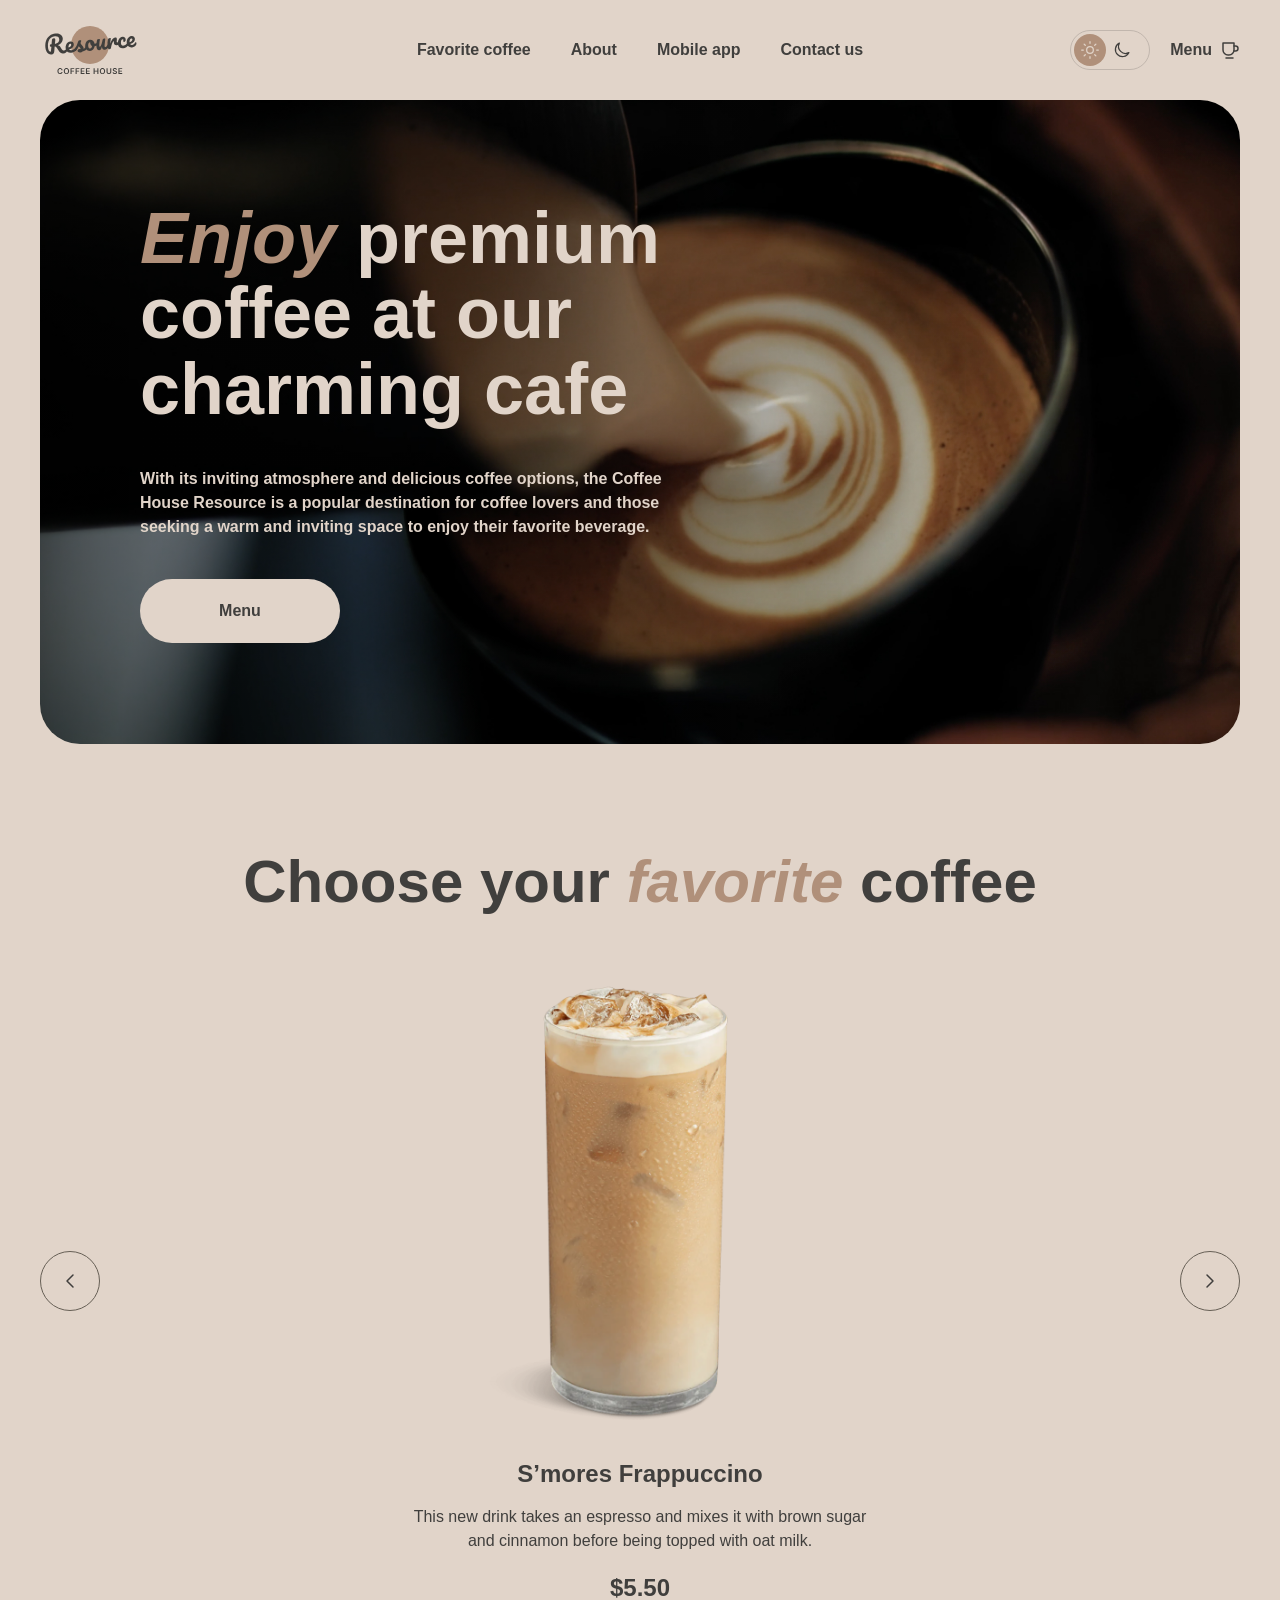
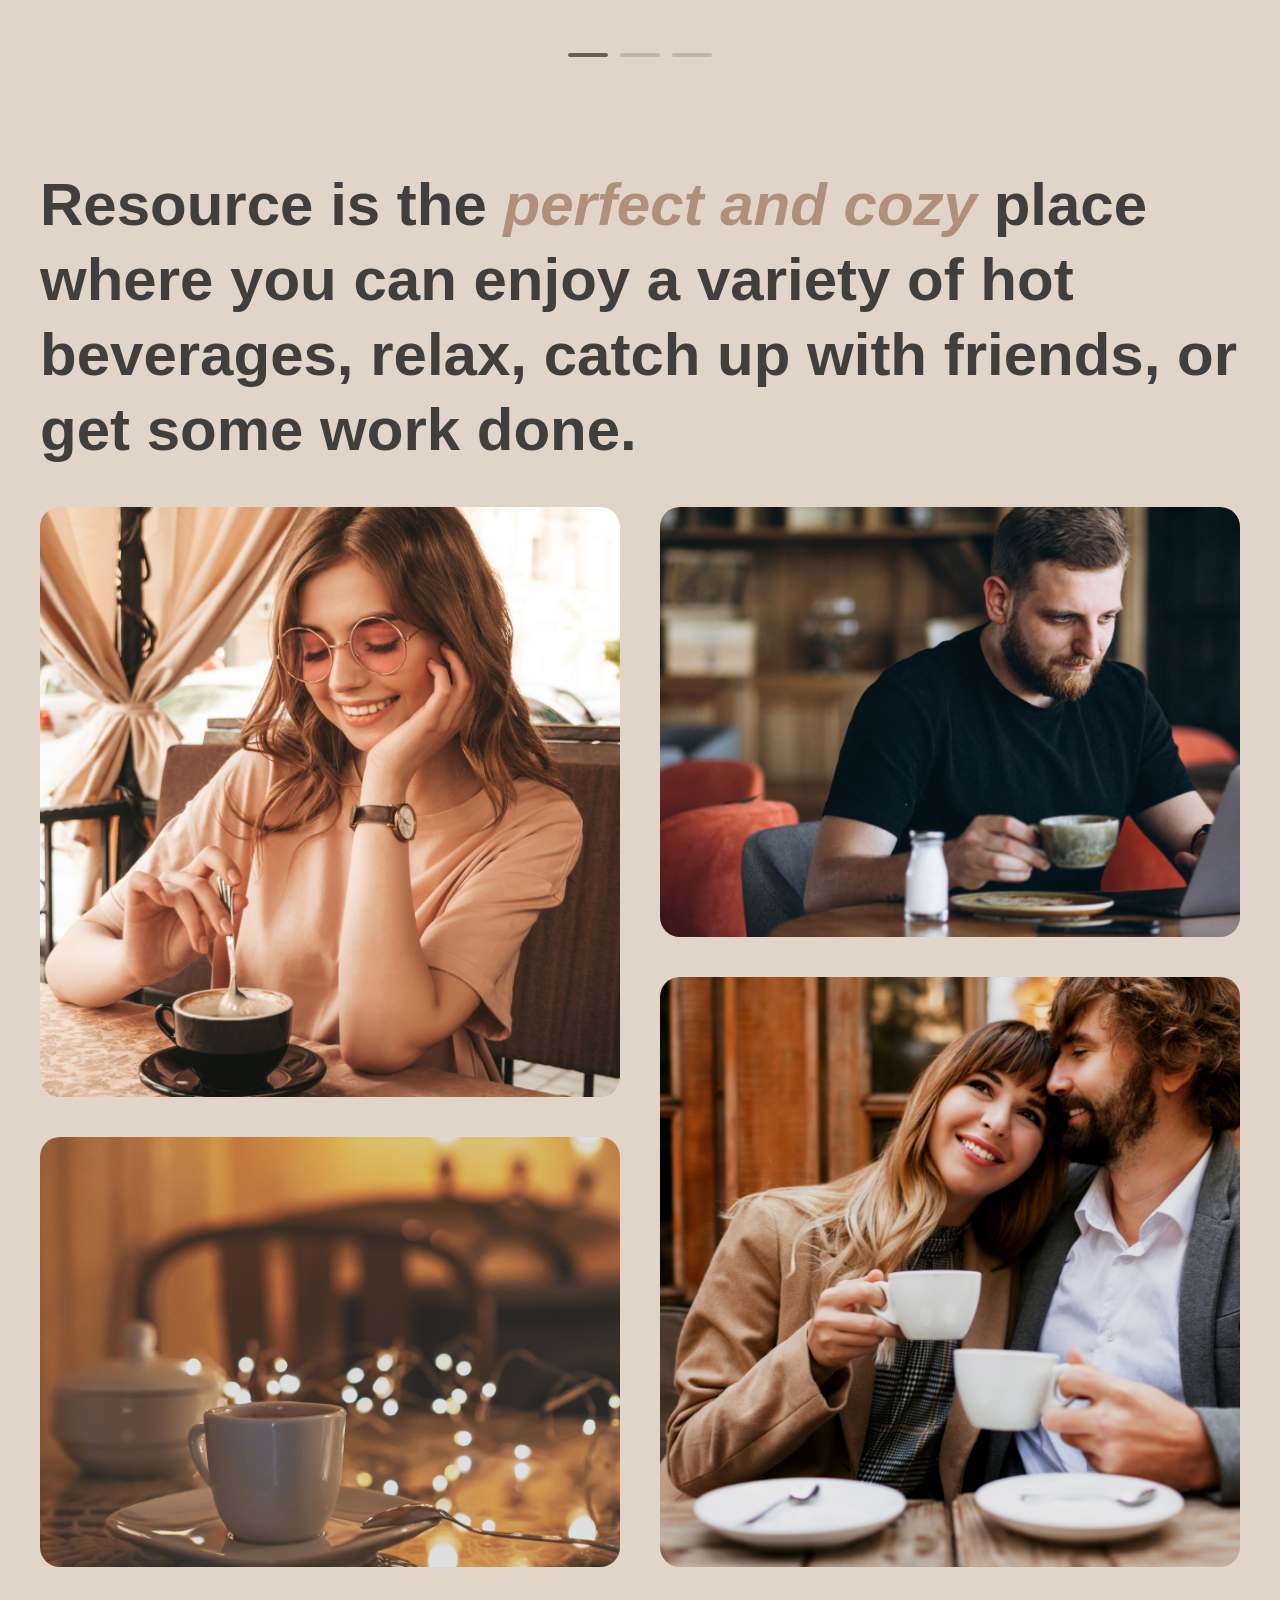
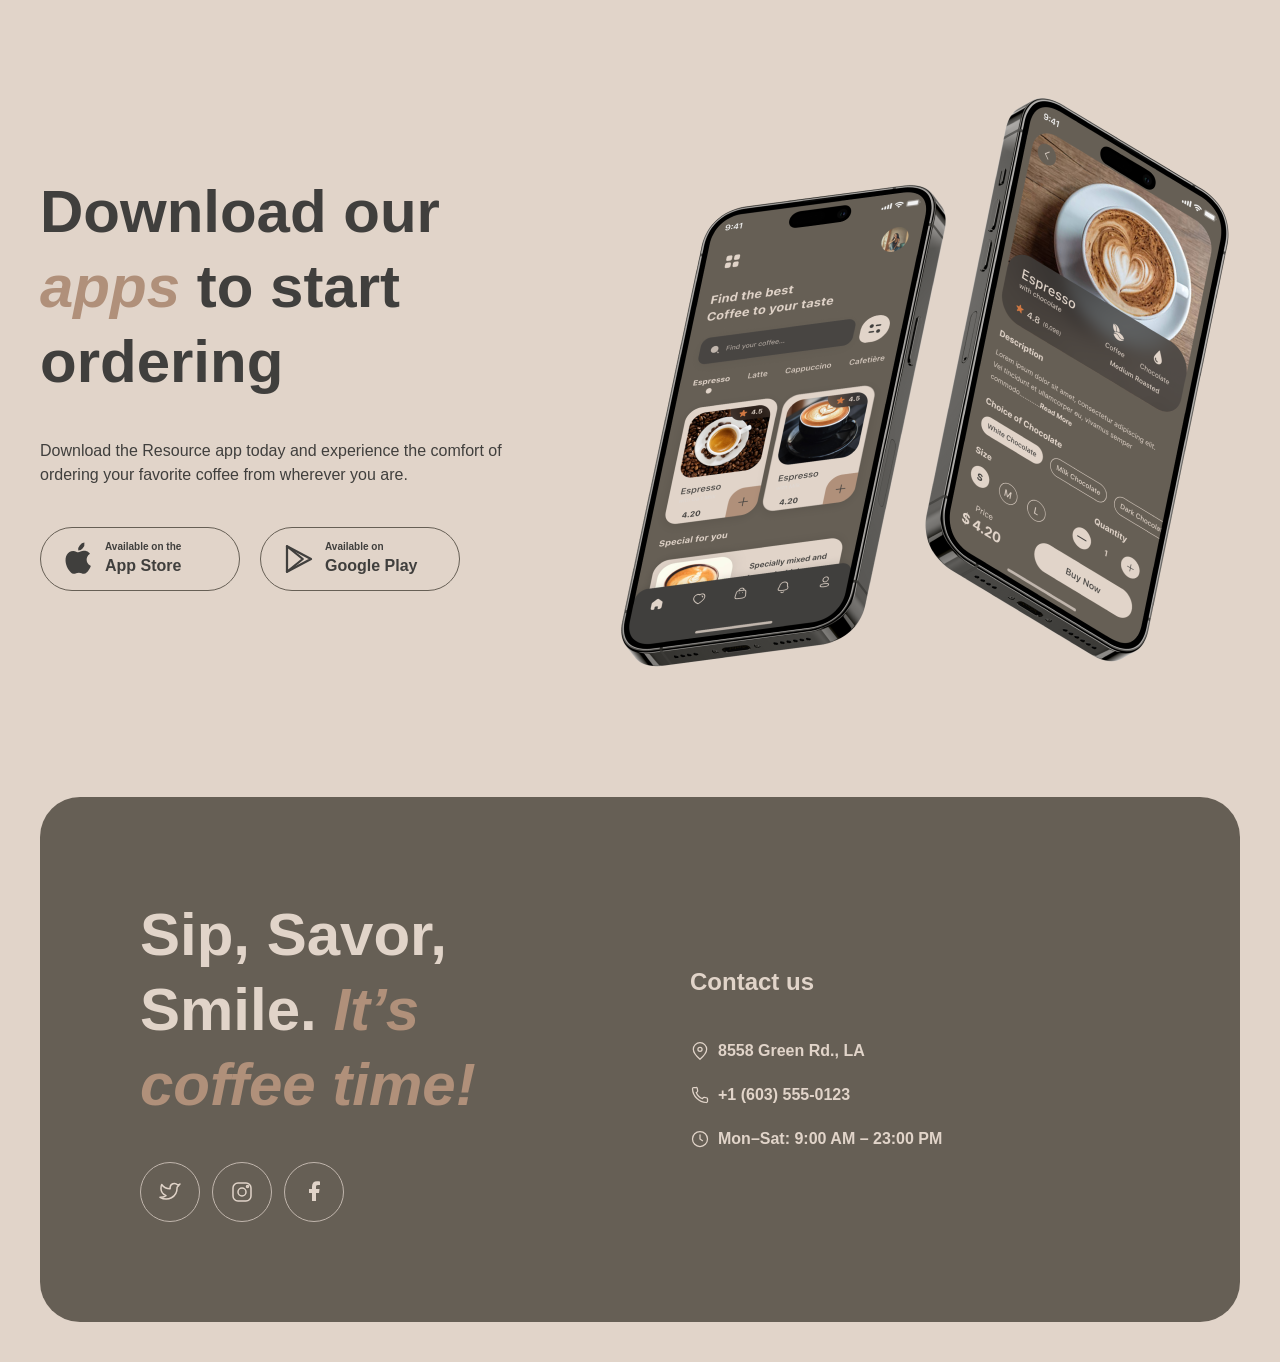
<file: index.html>
<!doctype html>
<html lang="en">
  <head>
    <meta charset="UTF-8">
    <meta name="viewport" content="width=device-width, initial-scale=1.0">
    <script>
      (() => {
        const savedTheme = localStorage.getItem("coffee-house-theme");
        document.documentElement.dataset.theme = savedTheme === "dark" ? "dark" : "light";
      })();
    </script>
    <meta
      name="description"
      content="Coffee House — premium coffee in a warm and welcoming atmosphere."
    >
    <title>Coffee House</title>
    <link rel="icon" href="assets/icons/favicon.svg" type="image/svg+xml">
    <link rel="stylesheet" href="styles/base.css">
    <link rel="stylesheet" href="styles/home.css">
    <link rel="stylesheet" href="styles/responsive.css">
    <script src="scripts/theme.js" defer></script>
    <script src="scripts/burger-menu.js" defer></script>
    <script src="scripts/slider.js" defer></script>
  </head>
  <body class="page page--home">
    <header class="header">
      <div class="header__inner container">
        <a class="logo" href="./" aria-label="Coffee House home page">
          <svg class="logo__image" aria-hidden="true">
            <use href="assets/icons/logo.svg#coffee-house-logo"></use>
          </svg>
        </a>

        <nav class="header__nav" id="site-navigation" aria-label="Primary navigation">
          <ul class="header__nav-list">
            <li><a class="header__nav-link" href="#favorite-coffee">Favorite coffee</a></li>
            <li><a class="header__nav-link" href="#about">About</a></li>
            <li><a class="header__nav-link" href="#mobile-app">Mobile app</a></li>
            <li><a class="header__nav-link" href="#contacts">Contact us</a></li>
            <li class="header__nav-menu-item">
              <a class="header__nav-menu-link" href="menu/">
                <span>Menu</span>
                <svg aria-hidden="true" viewBox="0 0 20 20" width="40" height="40">
                  <path d="M3 3h11v7a5 5 0 0 1-5 5H8a5 5 0 0 1-5-5V3Z"></path>
                  <path d="M14 6h1.5a2.5 2.5 0 0 1 0 5H14M6 18h7"></path>
                </svg>
              </a>
            </li>
          </ul>
        </nav>

        <div class="header__actions">
          <button
            class="theme-toggle"
            type="button"
            aria-label="Switch to dark theme"
            aria-pressed="false"
          >
            <span class="theme-toggle__option theme-toggle__option--light" aria-hidden="true">
              <svg viewBox="0 0 24 24" width="20" height="20">
                <circle cx="12" cy="12" r="4"></circle>
                <path d="M12 2v2M12 20v2M4.93 4.93l1.42 1.42M17.66 17.66l1.41 1.41M2 12h2M20 12h2M4.93 19.07l1.42-1.42M17.66 6.34l1.41-1.41"></path>
              </svg>
            </span>
            <span class="theme-toggle__option theme-toggle__option--dark" aria-hidden="true">
              <svg viewBox="0 0 24 24" width="20" height="20">
                <path d="M20.2 15.2A8.5 8.5 0 0 1 8.8 3.8a8.5 8.5 0 1 0 11.4 11.4Z"></path>
              </svg>
            </span>
          </button>

          <a class="header__menu-link" href="menu/">
            <span>Menu</span>
            <svg aria-hidden="true" viewBox="0 0 20 20" width="20" height="20">
              <path d="M3 3h11v7a5 5 0 0 1-5 5H8a5 5 0 0 1-5-5V3Z"></path>
              <path d="M14 6h1.5a2.5 2.5 0 0 1 0 5H14M6 18h7"></path>
            </svg>
          </a>

          <button
            class="burger"
            type="button"
            aria-label="Open menu"
            aria-expanded="false"
            aria-controls="site-navigation"
          >
            <span></span>
            <span></span>
          </button>
        </div>
      </div>
    </header>

    <main class="main" id="main-content">
      <section class="hero container">
        <div class="hero__content">
          <h1 class="hero__title"><em>Enjoy</em> premium coffee at our charming cafe</h1>
          <p class="hero__description">
            With its inviting atmosphere and delicious coffee options, the Coffee House
            Resource is a popular destination for coffee lovers and those seeking a warm and
            inviting space to enjoy their favorite beverage.
          </p>
          <a class="hero__menu-link" href="menu/">
            <span>Menu</span>
            <svg aria-hidden="true" viewBox="0 0 20 20" width="20" height="20">
              <path d="M3 3h11v7a5 5 0 0 1-5 5H8a5 5 0 0 1-5-5V3Z"></path>
              <path d="M14 6h1.5a2.5 2.5 0 0 1 0 5H14M6 18h7"></path>
            </svg>
          </a>
        </div>
      </section>

      <section class="favorite container" id="favorite-coffee">
        <h2 class="favorite__title">Choose your <em>favorite</em> coffee</h2>

        <div class="favorite__slider">
          <button class="slider-arrow slider-arrow--previous" type="button" aria-label="Previous coffee">
            <svg aria-hidden="true" viewBox="0 0 24 24" width="24" height="24">
              <path d="m15 18-6-6 6-6"></path>
            </svg>
          </button>

          <div class="favorite__slides" aria-live="polite">
            <article
              class="favorite__slide favorite__slide--active"
              aria-roledescription="slide"
              aria-label="1 of 3"
            >
              <img
                class="favorite__image"
                src="assets/images/coffee-slider-1.png"
                alt="S’mores Frappuccino"
                width="480"
                height="480"
              >
              <h3 class="favorite__name">S’mores Frappuccino</h3>
              <p class="favorite__description">
                This new drink takes an espresso and mixes it with brown sugar and cinnamon
                before being topped with oat milk.
              </p>
              <p class="favorite__price">$5.50</p>
            </article>

            <article
              class="favorite__slide"
              aria-roledescription="slide"
              aria-label="2 of 3"
              aria-hidden="true"
            >
              <img
                class="favorite__image"
                src="assets/images/coffee-slider-2.png"
                alt="Caramel Macchiato"
                width="480"
                height="480"
              >
              <h3 class="favorite__name">Caramel Macchiato</h3>
              <p class="favorite__description">
                Fragrant and unique classic espresso with rich caramel-peanut syrup, with
                cream under whipped thick foam.
              </p>
              <p class="favorite__price">$5.00</p>
            </article>

            <article
              class="favorite__slide"
              aria-roledescription="slide"
              aria-label="3 of 3"
              aria-hidden="true"
            >
              <img
                class="favorite__image"
                src="assets/images/coffee-slider-3.png"
                alt="Ice coffee"
                width="480"
                height="480"
              >
              <h3 class="favorite__name">Ice coffee</h3>
              <p class="favorite__description">
                A popular summer drink that tones and invigorates. Prepared from coffee, milk,
                and ice.
              </p>
              <p class="favorite__price">$4.50</p>
            </article>
          </div>

          <button class="slider-arrow slider-arrow--next" type="button" aria-label="Next coffee">
            <svg aria-hidden="true" viewBox="0 0 24 24" width="24" height="24">
              <path d="m9 6 6 6-6 6"></path>
            </svg>
          </button>
        </div>

        <div class="favorite__pagination" role="group" aria-label="Slide 1 of 3">
          <button
            class="favorite__pagination-item favorite__pagination-item--active"
            type="button"
            aria-label="Show slide 1"
            aria-current="true"
          ></button>
          <button
            class="favorite__pagination-item"
            type="button"
            aria-label="Show slide 2"
          ></button>
          <button
            class="favorite__pagination-item"
            type="button"
            aria-label="Show slide 3"
          ></button>
        </div>
      </section>

      <section class="about container" id="about">
        <h2 class="about__title">
          Resource is the <em>perfect and cozy</em> place where you can enjoy a variety of hot
          beverages, relax, catch up with friends, or get some work done.
        </h2>

        <div class="about__gallery">
          <div class="about__column">
            <div class="about__image-box about__image-box--large">
              <img
                class="about__image"
                src="assets/images/about-1.jpg"
                alt="Woman enjoying coffee at a cafe"
                width="726"
                height="726"
              >
            </div>
            <div class="about__image-box about__image-box--small">
              <img
                class="about__image"
                src="assets/images/about-2.jpg"
                alt="Coffee cup surrounded by warm lights"
                width="726"
                height="726"
              >
            </div>
          </div>

          <div class="about__column">
            <div class="about__image-box about__image-box--small">
              <img
                class="about__image"
                src="assets/images/about-3.jpg"
                alt="Man working on a laptop at a cafe"
                width="726"
                height="726"
              >
            </div>
            <div class="about__image-box about__image-box--large">
              <img
                class="about__image"
                src="assets/images/about-4.jpg"
                alt="Couple drinking coffee together"
                width="726"
                height="726"
              >
            </div>
          </div>
        </div>
      </section>

      <section class="mobile-app container" id="mobile-app">
        <div class="mobile-app__content">
          <h2 class="mobile-app__title">Download our <em>apps</em> to start ordering</h2>
          <p class="mobile-app__description">
            Download the Resource app today and experience the comfort of ordering your
            favorite coffee from wherever you are.
          </p>

          <div class="mobile-app__stores">
            <a
              class="store-link"
              href="https://www.apple.com/app-store/"
              target="_blank"
              rel="noopener noreferrer"
              aria-label="Download Resource on the App Store"
            >
              <svg aria-hidden="true" viewBox="0 0 24 24" width="36" height="36">
                <path
                  d="M17.1 12.5c0-2.6 2.1-3.9 2.2-4-1.2-1.8-3.1-2-3.8-2-1.6-.2-3.2 1-4 1s-2-1-3.4-.9a5 5 0 0 0-4.2 2.6c-1.8 3.1-.5 7.7 1.3 10.2.9 1.2 1.9 2.6 3.3 2.5 1.3-.1 1.8-.8 3.4-.8s2 .8 3.4.8 2.3-1.2 3.2-2.5c1-1.4 1.4-2.8 1.4-2.9-.1 0-2.8-1.1-2.8-4ZM14.5 4.8A4.4 4.4 0 0 0 15.6 1a4.5 4.5 0 0 0-3 1.8 4.1 4.1 0 0 0-1.1 3.6 3.8 3.8 0 0 0 3-1.6Z"
                ></path>
              </svg>
              <span class="store-link__text">
                <span class="store-link__eyebrow">Available on the</span>
                <span class="store-link__name">App Store</span>
              </span>
            </a>

            <a
              class="store-link"
              href="https://play.google.com/store"
              target="_blank"
              rel="noopener noreferrer"
              aria-label="Get Resource on Google Play"
            >
              <svg
                class="store-link__play-icon"
                aria-hidden="true"
                viewBox="0 0 24 24"
                width="36"
                height="36"
              >
                <path d="M4 3.5v17L20 12 4 3.5Z"></path>
                <path d="m4 3.5 10.5 8.5L4 20.5"></path>
              </svg>
              <span class="store-link__text">
                <span class="store-link__eyebrow">Available on</span>
                <span class="store-link__name">Google Play</span>
              </span>
            </a>
          </div>
        </div>

        <img
          class="mobile-app__image"
          src="assets/images/mobile-screens.png"
          alt="Resource mobile application displayed on two smartphones"
          width="630"
          height="630"
        >
      </section>
    </main>

    <footer class="footer container" id="contacts">
      <div class="footer__socials">
        <h2 class="footer__title">Sip, Savor, Smile. <em>It’s coffee time!</em></h2>

        <ul class="social-list" aria-label="Resource social media">
          <li>
            <a
              class="social-link"
              href="https://twitter.com/"
              target="_blank"
              rel="noopener noreferrer"
              aria-label="Resource on Twitter"
            >
              <svg aria-hidden="true" viewBox="0 0 24 24" width="24" height="24">
                <path d="M22 4.1c-.8.4-1.6.6-2.5.7a4.3 4.3 0 0 0-7.4 3v1A10.2 10.2 0 0 1 3.7 4.5s-3.4 7.7 4.3 11.1a10 10 0 0 1-6 1.7c7.7 4.3 17.1 0 17.1-9.6v-.5c.9-.8 1.8-1.8 2.4-2.9l.5-.2Z"></path>
              </svg>
            </a>
          </li>
          <li>
            <a
              class="social-link"
              href="https://www.instagram.com/"
              target="_blank"
              rel="noopener noreferrer"
              aria-label="Resource on Instagram"
            >
              <svg aria-hidden="true" viewBox="0 0 24 24" width="24" height="24">
                <rect x="3" y="3" width="18" height="18" rx="5"></rect>
                <circle cx="12" cy="12" r="4"></circle>
                <circle cx="17.5" cy="6.5" r="1"></circle>
              </svg>
            </a>
          </li>
          <li>
            <a
              class="social-link"
              href="https://www.facebook.com/"
              target="_blank"
              rel="noopener noreferrer"
              aria-label="Resource on Facebook"
            >
              <svg aria-hidden="true" viewBox="0 0 24 24" width="24" height="24">
                <path d="M14 21v-8h3l.5-4H14V7c0-1.2.4-2 2-2h2V1.5c-.5-.1-1.7-.2-3-.2-3 0-5 1.8-5 5.2V9H7v4h3v8h4Z"></path>
              </svg>
            </a>
          </li>
        </ul>
      </div>

      <div class="footer__contacts">
        <h3 class="footer__contacts-title">Contact us</h3>
        <address class="contact-list">
          <a
            class="contact-list__item"
            href="https://maps.google.com/?q=8558+Green+Rd,+Los+Angeles"
            target="_blank"
            rel="noopener noreferrer"
          >
            <svg aria-hidden="true" viewBox="0 0 24 24" width="20" height="20">
              <path d="M20 10c0 5-8 12-8 12S4 15 4 10a8 8 0 1 1 16 0Z"></path>
              <circle cx="12" cy="10" r="2.5"></circle>
            </svg>
            <span>8558 Green Rd., LA</span>
          </a>
          <a class="contact-list__item" href="tel:+16035550123">
            <svg aria-hidden="true" viewBox="0 0 24 24" width="20" height="20">
              <path d="M7.2 3H4.5A1.5 1.5 0 0 0 3 4.6C3.4 13.3 10.7 20.6 19.4 21a1.5 1.5 0 0 0 1.6-1.5v-2.7a1.5 1.5 0 0 0-1.2-1.5l-2.7-.5a1.5 1.5 0 0 0-1.5.6L15 16.5a12.7 12.7 0 0 1-7.5-7.5l1.1-.7a1.5 1.5 0 0 0 .6-1.5l-.5-2.7A1.5 1.5 0 0 0 7.2 3Z"></path>
            </svg>
            <span>+1 (603) 555-0123</span>
          </a>
          <span class="contact-list__item">
            <svg aria-hidden="true" viewBox="0 0 24 24" width="20" height="20">
              <circle cx="12" cy="12" r="9"></circle>
              <path d="M12 7v5l3 2"></path>
            </svg>
            <span>Mon–Sat: 9:00 AM – 23:00 PM</span>
          </span>
        </address>
      </div>
    </footer>
  </body>
</html>
</file>
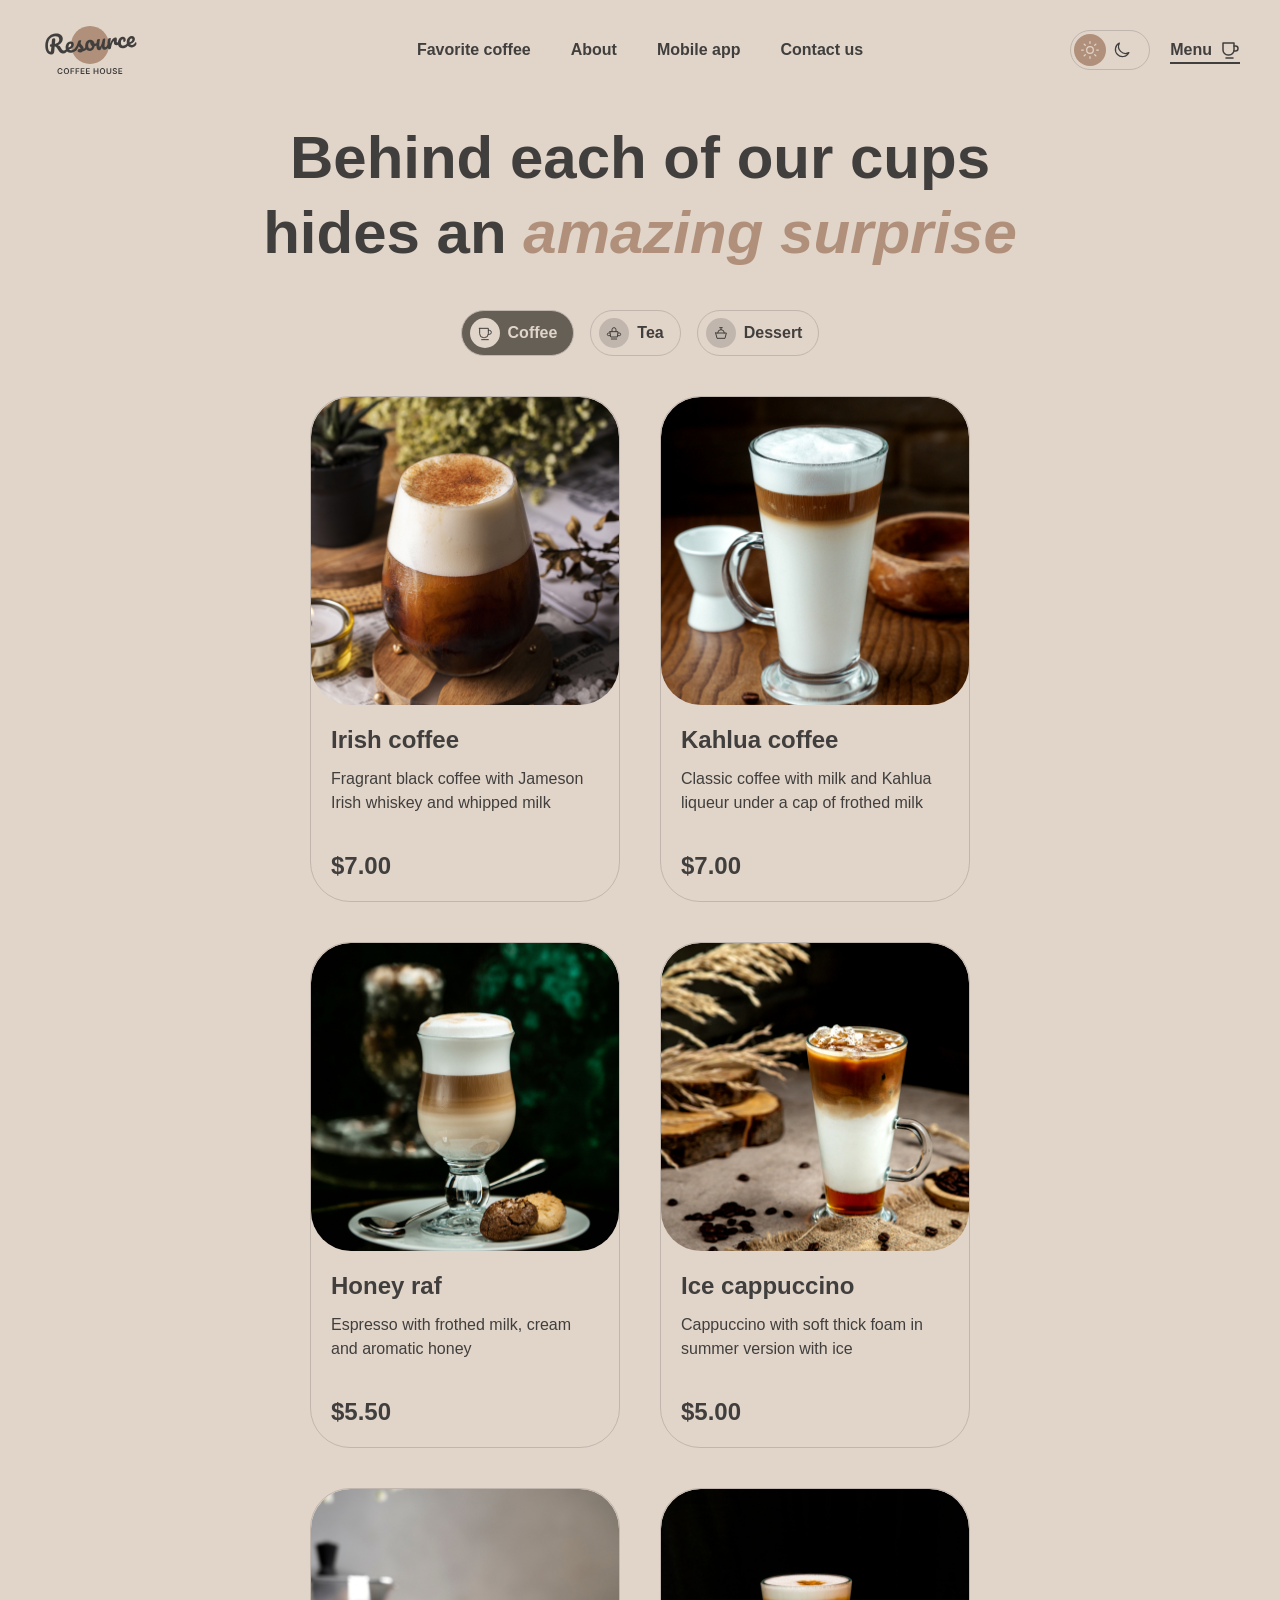
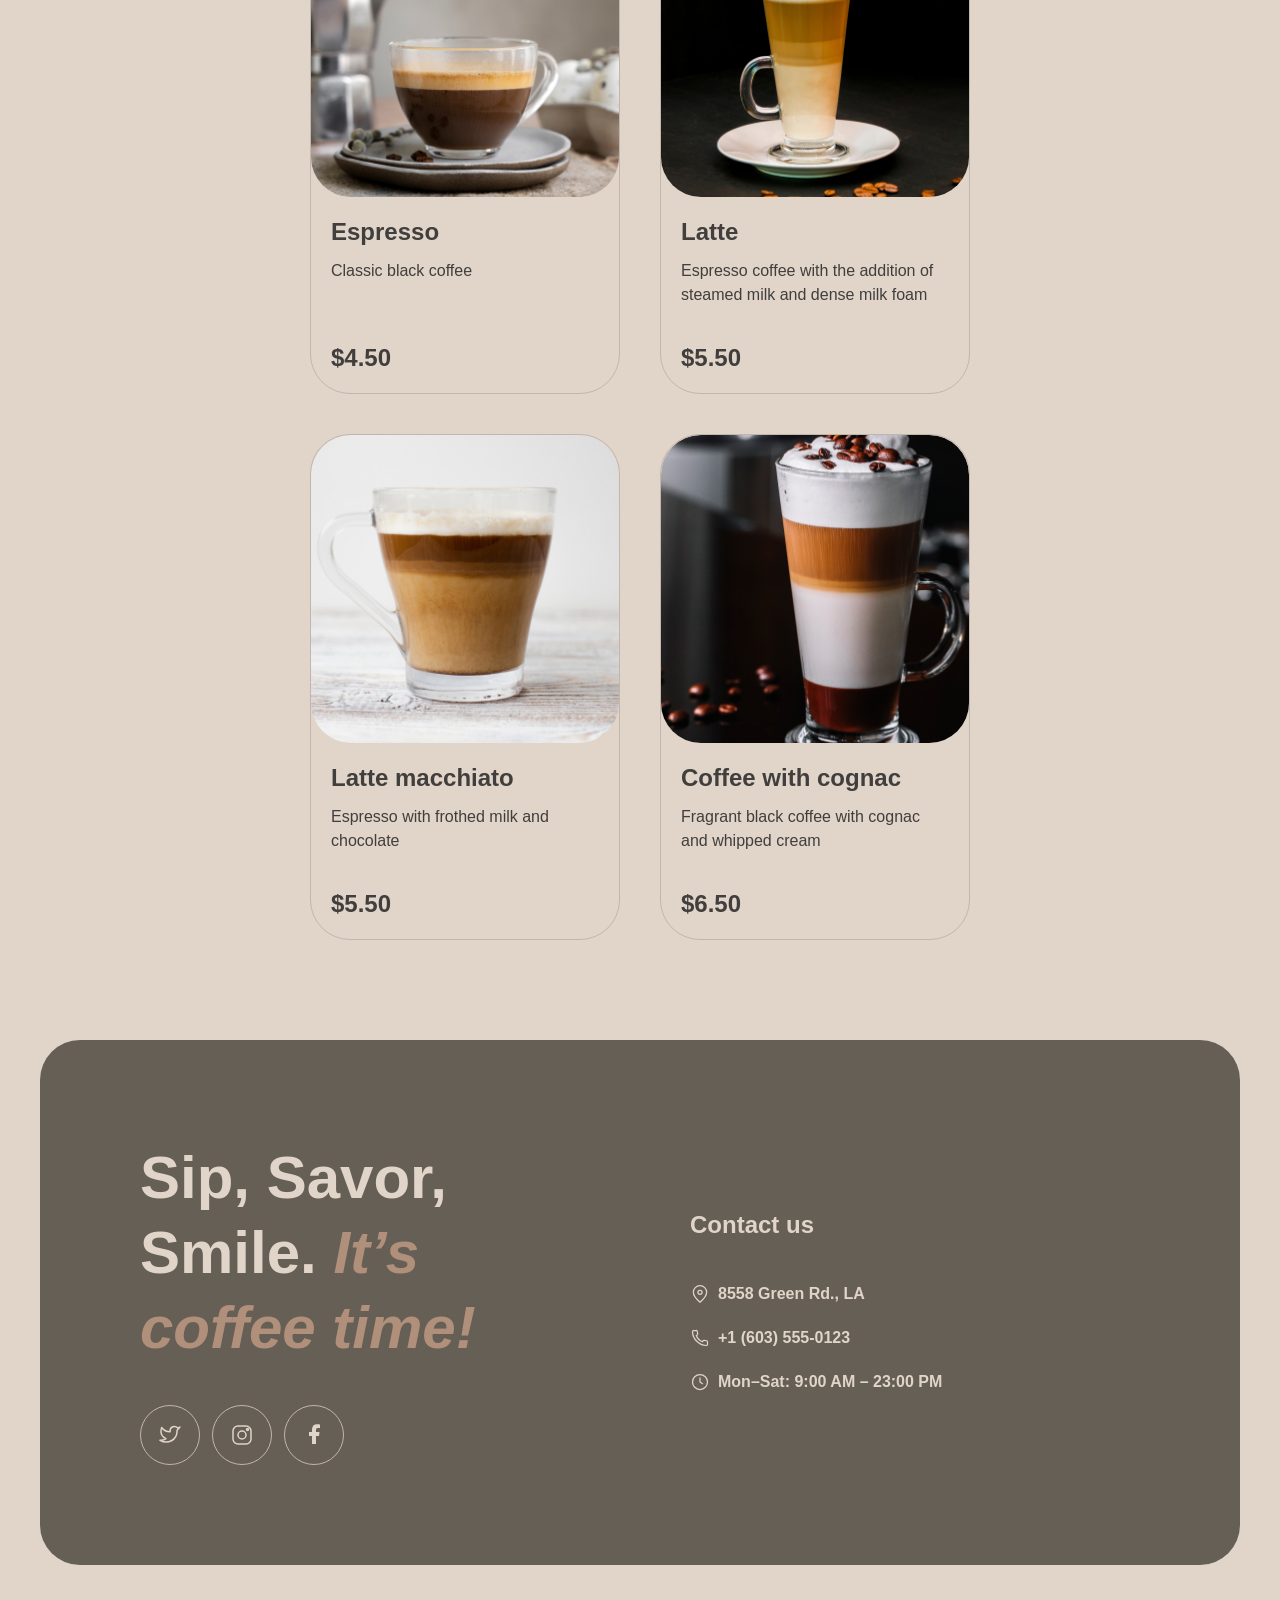
<file: menu/index.html>
<!doctype html>
<html lang="en">
  <head>
    <meta charset="UTF-8">
    <meta name="viewport" content="width=device-width, initial-scale=1.0">
    <script>
      (() => {
        const savedTheme = localStorage.getItem("coffee-house-theme");
        document.documentElement.dataset.theme = savedTheme === "dark" ? "dark" : "light";
      })();
    </script>
    <meta
      name="description"
      content="Explore the Coffee House menu of coffee, tea, and desserts."
    >
    <title>Menu | Coffee House</title>
    <link rel="icon" href="../assets/icons/favicon.svg" type="image/svg+xml">
    <link rel="stylesheet" href="../styles/base.css">
    <link rel="stylesheet" href="../styles/menu.css">
    <link rel="stylesheet" href="../styles/responsive.css">
    <script src="../scripts/theme.js" defer></script>
    <script src="../scripts/burger-menu.js" defer></script>
    <script src="../scripts/menu.js" defer></script>
  </head>
  <body class="page page--menu">
    <header class="header">
      <div class="header__inner container">
        <a class="logo" href="../" aria-label="Coffee House home page">
          <svg class="logo__image" aria-hidden="true">
            <use href="../assets/icons/logo.svg#coffee-house-logo"></use>
          </svg>
        </a>

        <nav class="header__nav" id="site-navigation" aria-label="Primary navigation">
          <ul class="header__nav-list">
            <li><a class="header__nav-link" href="../#favorite-coffee">Favorite coffee</a></li>
            <li><a class="header__nav-link" href="../#about">About</a></li>
            <li><a class="header__nav-link" href="../#mobile-app">Mobile app</a></li>
            <li><a class="header__nav-link" href="#contacts">Contact us</a></li>
            <li class="header__nav-menu-item">
              <a class="header__nav-menu-link" href="./" aria-current="page">
                <span>Menu</span>
                <svg aria-hidden="true" viewBox="0 0 20 20" width="40" height="40">
                  <path d="M3 3h11v7a5 5 0 0 1-5 5H8a5 5 0 0 1-5-5V3Z"></path>
                  <path d="M14 6h1.5a2.5 2.5 0 0 1 0 5H14M6 18h7"></path>
                </svg>
              </a>
            </li>
          </ul>
        </nav>

        <div class="header__actions">
          <button
            class="theme-toggle"
            type="button"
            aria-label="Switch to dark theme"
            aria-pressed="false"
          >
            <span class="theme-toggle__option theme-toggle__option--light" aria-hidden="true">
              <svg viewBox="0 0 24 24" width="20" height="20">
                <circle cx="12" cy="12" r="4"></circle>
                <path d="M12 2v2M12 20v2M4.93 4.93l1.42 1.42M17.66 17.66l1.41 1.41M2 12h2M20 12h2M4.93 19.07l1.42-1.42M17.66 6.34l1.41-1.41"></path>
              </svg>
            </span>
            <span class="theme-toggle__option theme-toggle__option--dark" aria-hidden="true">
              <svg viewBox="0 0 24 24" width="20" height="20">
                <path d="M20.2 15.2A8.5 8.5 0 0 1 8.8 3.8a8.5 8.5 0 1 0 11.4 11.4Z"></path>
              </svg>
            </span>
          </button>

          <a class="header__menu-link header__menu-link--active" href="./" aria-current="page">
            <span>Menu</span>
            <svg aria-hidden="true" viewBox="0 0 20 20" width="20" height="20">
              <path d="M3 3h11v7a5 5 0 0 1-5 5H8a5 5 0 0 1-5-5V3Z"></path>
              <path d="M14 6h1.5a2.5 2.5 0 0 1 0 5H14M6 18h7"></path>
            </svg>
          </a>

          <button
            class="burger"
            type="button"
            aria-label="Open menu"
            aria-expanded="false"
            aria-controls="site-navigation"
          >
            <span></span>
            <span></span>
          </button>
        </div>
      </div>
    </header>

    <main class="main" id="main-content">
      <section class="menu container">
        <h1 class="menu__title">
          Behind each of our cups hides an <em>amazing surprise</em>
        </h1>

        <div class="menu__categories" role="group" aria-label="Menu categories">
          <button
            class="category-button category-button--active"
            type="button"
            data-category="coffee"
            aria-pressed="true"
          >
            <span class="category-button__icon" aria-hidden="true">
              <svg viewBox="0 0 24 24" width="16" height="16">
                <path d="M4 5h13v8a6 6 0 0 1-6 6H10a6 6 0 0 1-6-6V5Z"></path>
                <path d="M17 8h1.5a3 3 0 0 1 0 6H17M7 22h10"></path>
              </svg>
            </span>
            <span>Coffee</span>
          </button>

          <button class="category-button" type="button" data-category="tea" aria-pressed="false">
            <span class="category-button__icon" aria-hidden="true">
              <svg viewBox="0 0 24 24" width="16" height="16">
                <path d="M6 10h12l-1 8H7l-1-8ZM9 10V7a3 3 0 0 1 6 0v3"></path>
                <path d="M5.5 12H4a2 2 0 0 0 0 4h2M18.5 12H20a2 2 0 0 1 0 4h-2M8 21h8"></path>
              </svg>
            </span>
            <span>Tea</span>
          </button>

          <button class="category-button" type="button" data-category="dessert" aria-pressed="false">
            <span class="category-button__icon" aria-hidden="true">
              <svg viewBox="0 0 24 24" width="16" height="16">
                <path d="M4 12h16l-2 8H6l-2-8Z"></path>
                <path d="M7 12a5 5 0 0 1 10 0M12 7V4M10 4h4"></path>
              </svg>
            </span>
            <span>Dessert</span>
          </button>
        </div>

        <div class="menu__grid" id="menu-products" aria-live="polite"></div>

        <button
          class="menu__load-more"
          type="button"
          aria-label="Show more menu items"
          aria-controls="menu-products"
          aria-expanded="false"
          hidden
        >
          <svg aria-hidden="true" viewBox="0 0 24 24" width="24" height="24">
            <path d="M20 12a8 8 0 1 1-2.3-5.7L20 8.6"></path>
            <path d="M20 4v4.6h-4.6"></path>
          </svg>
        </button>
      </section>
    </main>

    <dialog
      class="product-modal"
      aria-labelledby="product-modal-title"
      aria-describedby="product-modal-description"
    >
      <div class="product-modal__layout">
        <div class="product-modal__image-box"></div>

        <div class="product-modal__content">
          <h2 class="product-modal__title" id="product-modal-title"></h2>
          <p class="product-modal__description" id="product-modal-description"></p>

          <fieldset class="product-modal__options">
            <legend class="product-modal__options-title">Size:</legend>
            <div class="product-modal__option-list product-modal__sizes"></div>
          </fieldset>

          <fieldset class="product-modal__options">
            <legend class="product-modal__options-title">Additives:</legend>
            <div class="product-modal__option-list product-modal__additives"></div>
          </fieldset>

          <div class="product-modal__total">
            <span>Total:</span>
            <span class="product-modal__price" aria-live="polite"></span>
          </div>

          <p class="product-modal__note">
            <svg aria-hidden="true" viewBox="0 0 16 16" width="16" height="16">
              <circle cx="8" cy="8" r="6.5"></circle>
              <path d="M8 7.2v3.6M8 4.7h.01"></path>
            </svg>
            <span>The cost is not final. Download our mobile app to see the final price and place your order.</span>
          </p>

          <button class="product-modal__close" type="button">Close</button>
        </div>
      </div>
    </dialog>

    <footer class="footer container" id="contacts">
      <div class="footer__socials">
        <h2 class="footer__title">Sip, Savor, Smile. <em>It’s coffee time!</em></h2>

        <ul class="social-list" aria-label="Resource social media">
          <li>
            <a
              class="social-link"
              href="https://twitter.com/"
              target="_blank"
              rel="noopener noreferrer"
              aria-label="Resource on Twitter"
            >
              <svg aria-hidden="true" viewBox="0 0 24 24" width="24" height="24">
                <path d="M22 4.1c-.8.4-1.6.6-2.5.7a4.3 4.3 0 0 0-7.4 3v1A10.2 10.2 0 0 1 3.7 4.5s-3.4 7.7 4.3 11.1a10 10 0 0 1-6 1.7c7.7 4.3 17.1 0 17.1-9.6v-.5c.9-.8 1.8-1.8 2.4-2.9l.5-.2Z"></path>
              </svg>
            </a>
          </li>
          <li>
            <a
              class="social-link"
              href="https://www.instagram.com/"
              target="_blank"
              rel="noopener noreferrer"
              aria-label="Resource on Instagram"
            >
              <svg aria-hidden="true" viewBox="0 0 24 24" width="24" height="24">
                <rect x="3" y="3" width="18" height="18" rx="5"></rect>
                <circle cx="12" cy="12" r="4"></circle>
                <circle cx="17.5" cy="6.5" r="1"></circle>
              </svg>
            </a>
          </li>
          <li>
            <a
              class="social-link"
              href="https://www.facebook.com/"
              target="_blank"
              rel="noopener noreferrer"
              aria-label="Resource on Facebook"
            >
              <svg aria-hidden="true" viewBox="0 0 24 24" width="24" height="24">
                <path d="M14 21v-8h3l.5-4H14V7c0-1.2.4-2 2-2h2V1.5c-.5-.1-1.7-.2-3-.2-3 0-5 1.8-5 5.2V9H7v4h3v8h4Z"></path>
              </svg>
            </a>
          </li>
        </ul>
      </div>

      <div class="footer__contacts">
        <h3 class="footer__contacts-title">Contact us</h3>
        <address class="contact-list">
          <a
            class="contact-list__item"
            href="https://maps.google.com/?q=8558+Green+Rd,+Los+Angeles"
            target="_blank"
            rel="noopener noreferrer"
          >
            <svg aria-hidden="true" viewBox="0 0 24 24" width="20" height="20">
              <path d="M20 10c0 5-8 12-8 12S4 15 4 10a8 8 0 1 1 16 0Z"></path>
              <circle cx="12" cy="10" r="2.5"></circle>
            </svg>
            <span>8558 Green Rd., LA</span>
          </a>
          <a class="contact-list__item" href="tel:+16035550123">
            <svg aria-hidden="true" viewBox="0 0 24 24" width="20" height="20">
              <path d="M7.2 3H4.5A1.5 1.5 0 0 0 3 4.6C3.4 13.3 10.7 20.6 19.4 21a1.5 1.5 0 0 0 1.6-1.5v-2.7a1.5 1.5 0 0 0-1.2-1.5l-2.7-.5a1.5 1.5 0 0 0-1.5.6L15 16.5a12.7 12.7 0 0 1-7.5-7.5l1.1-.7a1.5 1.5 0 0 0 .6-1.5l-.5-2.7A1.5 1.5 0 0 0 7.2 3Z"></path>
            </svg>
            <span>+1 (603) 555-0123</span>
          </a>
          <span class="contact-list__item">
            <svg aria-hidden="true" viewBox="0 0 24 24" width="20" height="20">
              <circle cx="12" cy="12" r="9"></circle>
              <path d="M12 7v5l3 2"></path>
            </svg>
            <span>Mon–Sat: 9:00 AM – 23:00 PM</span>
          </span>
        </address>
      </div>
    </footer>
  </body>
</html>
</file>
<file: styles/base.css>
:root {
  color-scheme: light;
  --color-background: #e1d4c9;
  --color-surface: #665f55;
  --color-text-primary: #403f3d;
  --color-text-secondary: #e1d4c9;
  --color-accent: #b0907a;
  --color-border-light: #c1b6ad;
  --color-border-dark: #665f55;
  --color-border-on-surface: #c1b6ad;
  --content-width: 1360px;
  --page-padding: 40px;
  --transition-duration: 0.3s;
}

[data-theme="dark"] {
  color-scheme: dark;
  --color-background: #403f3d;
  --color-surface: #665f55;
  --color-text-primary: #e1d4c9;
  --color-text-secondary: #e1d4c9;
  --color-border-light: #665f55;
  --color-border-dark: #c1b6ad;
}

*,
*::before,
*::after {
  box-sizing: border-box;
}

html {
  scroll-behavior: smooth;
}

body {
  min-width: 320px;
  min-height: 100vh;
  margin: 0;
  color: var(--color-text-primary);
  font-family: Inter, Arial, sans-serif;
  background-color: var(--color-background);
}

img {
  display: block;
  max-width: 100%;
}

button,
input,
textarea,
select {
  font: inherit;
}

a {
  color: inherit;
}

button,
a {
  -webkit-tap-highlight-color: transparent;
}

button:focus-visible,
a:focus-visible {
  outline: 2px solid var(--color-accent);
  outline-offset: 4px;
}

.container {
  width: min(100% - (2 * var(--page-padding)), var(--content-width));
  margin-inline: auto;
}

.header {
  padding-block: 20px;
}

.header__inner {
  display: grid;
  grid-template-columns: 1fr auto 1fr;
  align-items: center;
  min-height: 60px;
}

.logo {
  display: block;
  width: 100px;
  height: 60px;
  grid-column: 1;
  justify-self: start;
  color: var(--color-text-primary);
  text-decoration: none;
}

.logo__image {
  display: block;
  width: 100%;
  height: 100%;
}

.header__nav-list {
  display: flex;
  gap: 40px;
  margin: 0;
  padding: 0;
  list-style: none;
}

.header__nav {
  grid-column: 2;
}

.header__nav-link,
.header__menu-link,
.header__nav-menu-link {
  position: relative;
  display: inline-flex;
  align-items: center;
  color: var(--color-text-primary);
  font-size: 16px;
  font-weight: 600;
  line-height: 1.5;
  text-decoration: none;
}

.header__nav-link::after,
.header__menu-link::after,
.header__nav-menu-link::after {
  position: absolute;
  right: 0;
  bottom: -2px;
  left: 0;
  height: 2px;
  background-color: currentColor;
  content: "";
  transform: scaleX(0);
  transform-origin: right;
  transition: transform var(--transition-duration) ease;
}

.header__nav-link:hover::after,
.header__nav-link:focus-visible::after,
.header__menu-link:hover::after,
.header__menu-link:focus-visible::after,
.header__menu-link--active::after,
.header__nav-menu-link:hover::after,
.header__nav-menu-link:focus-visible::after {
  transform: scaleX(1);
  transform-origin: left;
}

.header__nav-menu-item {
  display: none;
}

.header__nav-menu-link {
  gap: 16px;
}

.header__nav-menu-link svg {
  fill: none;
  stroke: currentColor;
  stroke-linecap: round;
  stroke-linejoin: round;
  stroke-width: 1.5;
}

.header__actions {
  display: flex;
  grid-column: 3;
  gap: 20px;
  align-items: center;
  justify-self: end;
}

.theme-toggle {
  display: inline-flex;
  width: 80px;
  height: 40px;
  padding: 3px;
  border: 1px solid var(--color-border-light);
  border-radius: 100px;
  color: var(--color-text-primary);
  background: transparent;
  cursor: pointer;
}

.theme-toggle__option {
  display: inline-flex;
  width: 32px;
  height: 32px;
  align-items: center;
  justify-content: center;
  border-radius: 50%;
  transition:
    color var(--transition-duration) ease,
    background-color var(--transition-duration) ease;
}

.theme-toggle__option svg,
.header__menu-link svg {
  fill: none;
  stroke: currentColor;
  stroke-linecap: round;
  stroke-linejoin: round;
  stroke-width: 1.5;
}

.theme-toggle__option--light {
  color: var(--color-text-secondary);
  background-color: var(--color-accent);
}

[data-theme="dark"] .theme-toggle__option--light {
  color: var(--color-text-primary);
  background-color: transparent;
}

[data-theme="dark"] .theme-toggle__option--dark {
  color: #403f3d;
  background-color: var(--color-accent);
}

.header__menu-link {
  gap: 8px;
}

.burger {
  display: none;
  width: 44px;
  height: 44px;
  padding: 0;
  border: 1px solid var(--color-border-dark);
  border-radius: 50%;
  flex-direction: column;
  gap: 7px;
  align-items: center;
  justify-content: center;
  color: var(--color-text-primary);
  background: transparent;
  cursor: pointer;
}

.burger span {
  width: 18px;
  height: 1.5px;
  border-radius: 2px;
  background-color: currentColor;
  transition: transform var(--transition-duration) ease;
}

.burger--active span:first-child {
  transform: translateY(4.25px) rotate(45deg);
}

.burger--active span:last-child {
  transform: translateY(-4.25px) rotate(-45deg);
}

.main {
  padding-block: 40px;
}

.footer {
  display: grid;
  grid-template-columns: repeat(2, minmax(0, 1fr));
  gap: 100px;
  align-items: center;
  margin-bottom: 40px;
  padding: 100px;
  border-radius: 40px;
  color: var(--color-text-secondary);
  background-color: var(--color-surface);
}

.footer__title {
  margin: 0 0 40px;
  font-size: 60px;
  font-weight: 600;
  line-height: 1.25;
}

.footer__title em {
  color: var(--color-accent);
  font-style: italic;
}

.social-list {
  display: flex;
  margin: 0;
  padding: 0;
  gap: 12px;
  list-style: none;
}

.social-link {
  display: flex;
  width: 60px;
  height: 60px;
  border: 1px solid var(--color-border-on-surface);
  border-radius: 50%;
  align-items: center;
  justify-content: center;
  color: var(--color-text-secondary);
  transition:
    color var(--transition-duration) ease,
    background-color var(--transition-duration) ease;
}

.social-link:hover,
.social-link:focus-visible {
  color: var(--color-text-primary);
  background-color: var(--color-background);
}

.social-link svg,
.contact-list__item svg {
  fill: none;
  stroke: currentColor;
  stroke-linecap: round;
  stroke-linejoin: round;
  stroke-width: 1.5;
}

.social-list li:last-child .social-link svg {
  fill: currentColor;
  stroke: none;
}

.footer__contacts-title {
  margin: 0 0 40px;
  font-size: 24px;
  font-weight: 600;
  line-height: 1.25;
}

.contact-list {
  display: flex;
  flex-direction: column;
  align-items: flex-start;
  gap: 16px;
  font-style: normal;
}

.contact-list__item {
  display: inline-flex;
  min-height: 28px;
  align-items: center;
  gap: 8px;
  color: inherit;
  font-size: 16px;
  font-weight: 600;
  line-height: 1.5;
  text-decoration: none;
}

a.contact-list__item {
  position: relative;
}

a.contact-list__item::after {
  position: absolute;
  right: 0;
  bottom: 0;
  left: 28px;
  height: 2px;
  background-color: currentColor;
  content: "";
  transform: scaleX(0);
  transform-origin: right;
  transition: transform var(--transition-duration) ease;
}

a.contact-list__item:hover::after,
a.contact-list__item:focus-visible::after {
  transform: scaleX(1);
  transform-origin: left;
}
</file>
<file: styles/home.css>
.page--home .main {
  padding: 0 0 100px;
}

.hero {
  display: flex;
  min-height: 644px;
  align-items: center;
  padding: 100px;
  border-radius: 40px;
  color: var(--color-text-secondary);
  background:
    linear-gradient(90deg, rgb(0 0 0 / 55%) 0%, rgb(0 0 0 / 5%) 75%),
    url("../assets/images/hero.jpg") center / cover no-repeat;
}

.hero__content {
  max-width: 530px;
}

.hero__title,
.favorite__title,
.about__title,
.mobile-app__title {
  margin: 0;
  font-size: 60px;
  font-weight: 600;
  line-height: 1.25;
}

.hero__title {
  font-size: 72px;
  line-height: 1.05;
}

.hero__title em,
.favorite__title em,
.about__title em,
.mobile-app__title em {
  color: var(--color-accent);
  font-style: italic;
}

.hero__description {
  margin: 40px 0;
  font-size: 16px;
  font-weight: 600;
  line-height: 1.5;
}

.hero__menu-link {
  display: inline-flex;
  width: 200px;
  height: 64px;
  align-items: center;
  justify-content: center;
  border-radius: 100px;
  color: #403f3d;
  font-size: 16px;
  font-weight: 600;
  line-height: 1.5;
  text-decoration: none;
  background-color: #e1d4c9;
}

.hero__menu-link svg,
.slider-arrow svg {
  fill: none;
  stroke: currentColor;
  stroke-linecap: round;
  stroke-linejoin: round;
  stroke-width: 1.5;
}

.hero__menu-link svg {
  width: 0;
  opacity: 0;
  transition:
    width var(--transition-duration) ease,
    margin-left var(--transition-duration) ease,
    opacity var(--transition-duration) ease;
}

.hero__menu-link:hover svg,
.hero__menu-link:focus-visible svg {
  width: 20px;
  margin-left: 8px;
  opacity: 1;
}

.favorite {
  padding-top: 100px;
  text-align: center;
}

.favorite__title {
  margin-bottom: 40px;
}

.favorite__slider {
  display: grid;
  grid-template-columns: 60px minmax(0, 480px) 60px;
  align-items: center;
  justify-content: space-between;
}

.favorite__slides {
  display: grid;
  min-width: 0;
}

.slider-arrow {
  display: inline-flex;
  width: 60px;
  height: 60px;
  padding: 0;
  border: 1px solid var(--color-border-dark);
  border-radius: 50%;
  align-items: center;
  justify-content: center;
  color: var(--color-text-primary);
  background-color: transparent;
  cursor: pointer;
  transition:
    color var(--transition-duration) ease,
    background-color var(--transition-duration) ease;
}

.slider-arrow:hover,
.slider-arrow:focus-visible {
  color: var(--color-text-secondary);
  background-color: var(--color-surface);
}

.favorite__slide {
  grid-area: 1 / 1;
  font-size: 16px;
  line-height: 1.5;
  opacity: 0;
  pointer-events: none;
  transform: scale(0.98);
  visibility: hidden;
  transition:
    opacity 0.5s ease,
    transform 0.5s ease,
    visibility 0s linear 0.5s;
}

.favorite__slide--active {
  opacity: 1;
  pointer-events: auto;
  transform: scale(1);
  visibility: visible;
  transition-delay: 0s;
}

.favorite__image {
  width: 100%;
  height: auto;
  aspect-ratio: 1;
  object-fit: contain;
}

.favorite__name,
.favorite__price {
  margin: 20px 0 0;
  font-size: 24px;
  font-weight: 600;
  line-height: 1.25;
}

.favorite__description {
  min-height: 48px;
  margin: 16px 0 0;
}

.favorite__pagination {
  display: flex;
  gap: 12px;
  justify-content: center;
  margin-top: 40px;
}

.favorite__pagination-item {
  position: relative;
  width: 40px;
  height: 24px;
  padding: 0;
  border: 0;
  background: transparent;
  cursor: pointer;
}

.favorite__pagination-item::before {
  position: absolute;
  top: 50%;
  right: 0;
  left: 0;
  height: 4px;
  border-radius: 100px;
  background-color: var(--color-border-light);
  content: "";
  transform: translateY(-50%);
  transition: background-color var(--transition-duration) ease;
}

.favorite__pagination-item--active::before {
  background-color: var(--color-border-dark);
}

@media (prefers-reduced-motion: reduce) {
  .favorite__slide {
    transition: none;
  }
}

.about {
  padding-top: 100px;
}

.about__title {
  margin-bottom: 40px;
}

.about__gallery {
  display: grid;
  grid-template-columns: repeat(2, minmax(0, 1fr));
  gap: 40px;
}

.about__column {
  display: grid;
  gap: 40px;
}

.about__image-box {
  overflow: hidden;
  border-radius: 20px;
}

.about__image-box--large {
  height: 590px;
}

.about__image-box--small {
  height: 430px;
}

.about__image {
  width: 100%;
  height: 100%;
  object-fit: cover;
  transform: scale(1.1);
  transition: transform var(--transition-duration) ease;
}

.about__image-box:hover .about__image {
  transform: scale(1);
}

.mobile-app {
  display: grid;
  grid-template-columns: minmax(0, 1fr) minmax(0, 630px);
  gap: 100px;
  align-items: center;
  padding-top: 100px;
}

.mobile-app__description {
  margin: 40px 0;
  font-size: 16px;
  line-height: 1.5;
}

.mobile-app__stores {
  display: flex;
  gap: 20px;
}

.store-link {
  display: flex;
  flex-shrink: 0;
  width: 200px;
  height: 64px;
  padding: 11px 20px;
  border: 1px solid var(--color-border-dark);
  border-radius: 100px;
  align-items: center;
  gap: 8px;
  color: var(--color-text-primary);
  text-decoration: none;
  transition:
    color var(--transition-duration) ease,
    background-color var(--transition-duration) ease;
}

.store-link:hover,
.store-link:focus-visible {
  color: var(--color-text-secondary);
  background-color: var(--color-surface);
}

.store-link svg {
  flex: 0 0 36px;
  fill: currentColor;
}

.store-link .store-link__play-icon {
  fill: none;
  stroke: currentColor;
  stroke-linecap: round;
  stroke-linejoin: round;
  stroke-width: 1.5;
}

.store-link__text {
  display: flex;
  flex-direction: column;
  align-items: flex-start;
}

.store-link__eyebrow {
  font-size: 10px;
  font-weight: 600;
  line-height: 1.4;
}

.store-link__name {
  font-size: 16px;
  font-weight: 600;
  line-height: 1.5;
}

.mobile-app__image {
  width: 100%;
  height: auto;
}
</file>
<file: styles/responsive.css>
@media (max-width: 1300px) {
  .menu__grid {
    grid-template-columns: repeat(2, 310px);
    justify-content: center;
  }
}

@media (max-width: 1250px) {
  .mobile-app {
    grid-template-columns: 1fr;
  }

  .mobile-app__image {
    width: min(100%, 630px);
    justify-self: center;
  }
}

@media (max-width: 1100px) {
  .footer {
    grid-template-columns: 1fr;
  }
}

@media (min-width: 769px) and (max-width: 1000px) {
  .header__inner {
    grid-template-columns: auto 1fr auto;
    gap: 16px;
  }

  .header__nav {
    justify-self: center;
  }

  .header__nav-list {
    gap: 12px;
  }

  .header__actions {
    gap: 8px;
  }
}

@media (max-width: 768px) {
  .page.menu-open {
    overflow: hidden;
  }

  .header {
    position: relative;
    z-index: 10;
  }

  .header__nav {
    position: fixed;
    top: 100px;
    right: 0;
    bottom: 0;
    left: 0;
    display: flex;
    overflow-y: auto;
    padding: 60px 16px;
    justify-content: center;
    background-color: var(--color-background);
    opacity: 0;
    transform: translateX(100%);
    visibility: hidden;
    transition:
      opacity var(--transition-duration) ease,
      transform var(--transition-duration) ease,
      visibility var(--transition-duration) ease;
  }

  .menu-open .header__nav {
    opacity: 1;
    transform: translateX(0);
    visibility: visible;
  }

  .header__nav-list {
    flex-direction: column;
    gap: 40px;
    align-items: center;
  }

  .header__nav-link,
  .header__nav-menu-link {
    font-size: 32px;
    line-height: 1.25;
  }

  .header__nav-menu-item {
    display: list-item;
  }

  .header__menu-link {
    display: none;
  }

  .burger {
    display: inline-flex;
  }

  .hero {
    padding-inline: 60px;
  }

  .hero__menu-link svg {
    width: 20px;
    margin-left: 8px;
    opacity: 1;
  }

  .about__gallery {
    grid-template-columns: 1fr;
  }

  .about__image-box--small {
    display: none;
  }

  .product-card--additional {
    display: none;
  }

  .menu__grid--expanded .product-card--additional {
    display: flex;
  }

  .menu__load-more {
    display: flex;
    margin: 40px auto 0;
  }

  .footer {
    padding-inline: 60px;
  }
}

@media (max-width: 600px) {
  :root {
    --page-padding: 16px;
  }

  .header__actions {
    gap: 8px;
  }

  .hero {
    min-height: 552px;
    padding: 60px 16px;
    background-position: 62% center;
  }

  .hero__title {
    font-size: 42px;
    line-height: 1.15;
  }

  .favorite__title,
  .about__title,
  .mobile-app__title {
    font-size: 32px;
    line-height: 1.25;
  }

  .favorite__slider {
    display: block;
  }

  .slider-arrow {
    display: none;
  }

  .mobile-app {
    gap: 40px;
  }

  .mobile-app__stores {
    flex-direction: column;
  }

  .footer {
    gap: 40px;
    padding: 60px 16px;
  }

  .footer__title {
    font-size: 32px;
    line-height: 1.25;
  }

  .menu__title {
    font-size: 32px;
    line-height: 1.25;
  }

  .menu__categories {
    gap: 8px;
  }

  .category-button {
    padding-right: 8px;
  }

  .menu__grid {
    grid-template-columns: 310px;
  }

  .product-modal {
    width: min(calc(100% - 32px), 342px);
    max-height: calc(100dvh - 32px);
  }

  .product-modal__layout {
    display: block;
  }

  .product-modal__image-box {
    display: none;
  }

  .product-modal__content {
    min-height: 0;
  }

  .product-modal__total {
    margin-top: 20px;
  }
}
</file>
<file: styles/menu.css>
.page--menu .main {
  padding: 20px 0 100px;
}

.menu__title {
  max-width: 800px;
  margin: 0 auto;
  font-size: 60px;
  font-weight: 600;
  line-height: 1.25;
  text-align: center;
}

.menu__title em {
  color: var(--color-accent);
  font-style: italic;
}

.menu__categories {
  display: flex;
  justify-content: center;
  margin-top: 40px;
  gap: 16px;
}

.category-button {
  display: inline-flex;
  min-height: 46px;
  padding: 7px 16px 7px 8px;
  border: 1px solid var(--color-border-light);
  border-radius: 100px;
  align-items: center;
  gap: 8px;
  color: var(--color-text-primary);
  font-size: 16px;
  font-weight: 600;
  line-height: 1.5;
  background-color: transparent;
  cursor: pointer;
  transition:
    color var(--transition-duration) ease,
    background-color var(--transition-duration) ease;
}

.category-button__icon {
  display: inline-flex;
  width: 30px;
  height: 30px;
  border-radius: 50%;
  align-items: center;
  justify-content: center;
  color: var(--color-text-primary);
  background-color: var(--color-border-light);
}

.category-button__icon svg,
.menu__load-more svg {
  fill: none;
  stroke: currentColor;
  stroke-linecap: round;
  stroke-linejoin: round;
  stroke-width: 1.5;
}

.category-button:hover,
.category-button:focus-visible,
.category-button--active {
  color: var(--color-text-secondary);
  background-color: var(--color-surface);
}

.category-button:hover .category-button__icon,
.category-button:focus-visible .category-button__icon,
.category-button--active .category-button__icon {
  background-color: var(--color-background);
}

.menu__grid {
  display: grid;
  grid-template-columns: repeat(4, minmax(0, 1fr));
  margin-top: 40px;
  gap: 40px;
}

.product-card {
  display: flex;
  overflow: hidden;
  min-height: 506px;
  border: 1px solid var(--color-border-light);
  border-radius: 40px;
  flex-direction: column;
  cursor: pointer;
  -webkit-tap-highlight-color: transparent;
}

.product-card:focus-visible {
  outline: 2px solid var(--color-accent);
  outline-offset: 4px;
}

.product-card--entering {
  animation: product-card-enter 0.5s cubic-bezier(0.22, 1, 0.36, 1) both;
  animation-delay: calc(var(--animation-order) * 45ms);
}

.product-card--revealed {
  animation-name: product-card-reveal;
}

@keyframes product-card-enter {
  from {
    opacity: 0;
    transform: translateY(12px);
  }

  to {
    opacity: 1;
    transform: translateY(0);
  }
}

@keyframes product-card-reveal {
  from {
    opacity: 0;
    transform: translateY(12px);
  }

  to {
    opacity: 1;
    transform: translateY(0);
  }
}

.product-card__image-box {
  overflow: hidden;
  flex: 0 0 auto;
  border-radius: 40px;
  aspect-ratio: 1;
}

.product-card__image {
  width: 100%;
  height: 100%;
  object-fit: cover;
  transform: scale(1.1);
  transition: transform var(--transition-duration) ease;
}

.product-card:hover .product-card__image {
  transform: scale(1);
}

.product-card__content {
  display: flex;
  min-height: 196px;
  padding: 20px;
  flex: 1;
  flex-direction: column;
}

.product-card__title,
.product-card__price {
  margin: 0;
  font-size: 24px;
  font-weight: 600;
  line-height: 1.25;
}

.product-card__description {
  margin: 12px 0;
  font-size: 16px;
  line-height: 1.5;
}

.product-card__price {
  margin-top: auto;
}

.menu__load-more {
  display: none;
  width: 60px;
  height: 60px;
  padding: 0;
  border: 1px solid var(--color-border-dark);
  border-radius: 50%;
  align-items: center;
  justify-content: center;
  color: var(--color-text-primary);
  background-color: transparent;
  cursor: pointer;
  transition:
    color var(--transition-duration) ease,
    background-color var(--transition-duration) ease;
}

.menu__load-more[hidden] {
  display: none;
}

.menu__load-more:hover,
.menu__load-more:focus-visible {
  color: var(--color-text-secondary);
  background-color: var(--color-surface);
}

.modal-open {
  overflow: hidden;
}

.product-modal {
  width: min(calc(100% - 80px), 800px);
  max-height: calc(100dvh - 80px);
  padding: 16px;
  border: 0;
  border-radius: 40px;
  color: var(--color-text-primary);
  background-color: var(--color-background);
}

.product-modal::backdrop {
  background-color: rgb(64 63 61 / 80%);
}

.product-modal__layout {
  display: grid;
  grid-template-columns: 310px minmax(0, 1fr);
  gap: 20px;
}

.product-modal__image-box {
  overflow: hidden;
  width: 310px;
  height: 310px;
  border-radius: 40px;
}

.product-modal__image {
  width: 100%;
  height: 100%;
  object-fit: cover;
  transform: scale(1.1);
}

.product-modal__content {
  display: flex;
  min-width: 0;
  min-height: 310px;
  flex-direction: column;
}

.product-modal__title,
.product-modal__total {
  margin: 0;
  font-size: 24px;
  font-weight: 600;
  line-height: 1.25;
}

.product-modal__description {
  margin: 12px 0 0;
  font-size: 16px;
  line-height: 1.5;
}

.product-modal__options {
  min-width: 0;
  margin: 20px 0 0;
  padding: 0;
  border: 0;
}

.product-modal__options-title {
  margin-bottom: 8px;
  padding: 0;
  font-size: 16px;
  line-height: 1.5;
}

.product-modal__option-list {
  display: grid;
  grid-template-columns: repeat(3, minmax(0, 1fr));
  gap: 8px;
}

.product-modal__additives {
  display: flex;
  flex-wrap: wrap;
}

.product-modal__additives .product-option {
  padding-inline: 8px;
}

.product-option {
  display: inline-flex;
  overflow: hidden;
  min-width: 0;
  min-height: 46px;
  padding: 7px 4px;
  border: 1px solid var(--color-border-light);
  border-radius: 100px;
  align-items: center;
  gap: 6px;
  color: var(--color-text-primary);
  background-color: transparent;
  cursor: pointer;
  transition:
    color var(--transition-duration) ease,
    background-color var(--transition-duration) ease;
}

.product-option__key {
  display: inline-flex;
  width: 30px;
  height: 30px;
  flex: 0 0 auto;
  border-radius: 50%;
  align-items: center;
  justify-content: center;
  color: var(--color-text-primary);
  font-size: 16px;
  font-weight: 600;
  line-height: 1.5;
  background-color: var(--color-border-light);
  transition: background-color var(--transition-duration) ease;
}

.product-option__label {
  overflow: hidden;
  font-size: 16px;
  font-weight: 600;
  line-height: 1.5;
  text-overflow: ellipsis;
  white-space: nowrap;
}

.product-option--active {
  color: var(--color-text-secondary);
  background-color: var(--color-surface);
}

.product-option--active .product-option__key {
  background-color: var(--color-background);
}

.product-option:hover:not(.product-option--active) {
  border-color: var(--color-surface);
}

.product-option:focus-visible {
  outline: 2px solid var(--color-surface);
  outline-offset: 2px;
}

.product-modal__total {
  display: flex;
  margin-top: auto;
  justify-content: space-between;
}

.product-modal__note {
  display: flex;
  margin: 12px 0;
  padding-top: 12px;
  border-top: 1px solid var(--color-border-light);
  gap: 8px;
  font-size: 10px;
  font-weight: 600;
  line-height: 1.4;
}

.product-modal__note svg {
  flex: 0 0 auto;
  fill: none;
  stroke: currentColor;
  stroke-linecap: round;
  stroke-linejoin: round;
  stroke-width: 1.2;
}

.product-modal__close {
  width: 100%;
  min-height: 44px;
  padding: 9px 16px;
  border: 1px solid var(--color-border-dark);
  border-radius: 100px;
  color: var(--color-text-primary);
  font-size: 16px;
  font-weight: 600;
  line-height: 1.5;
  background-color: transparent;
  cursor: pointer;
  transition:
    color var(--transition-duration) ease,
    background-color var(--transition-duration) ease;
}

.product-modal__close:hover,
.product-modal__close:focus-visible {
  color: var(--color-text-secondary);
  background-color: var(--color-surface);
}

@media (prefers-reduced-motion: reduce) {
  .product-card--entering,
  .product-card--revealed {
    animation: none;
  }
}
</file>
